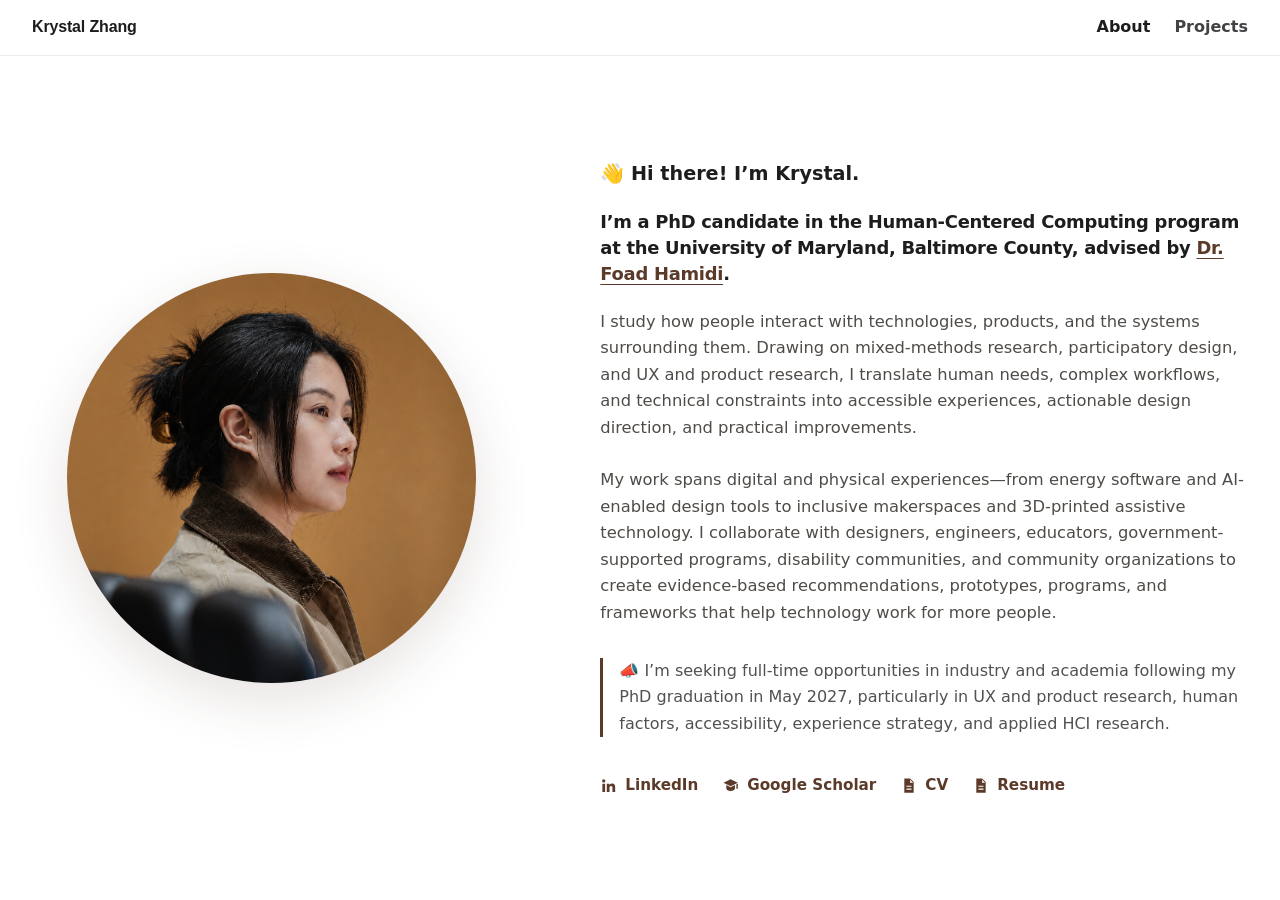
<file: index.html>
<!doctype html>
<html lang="en">
<head>
  <meta charset="utf-8">
  <meta name="viewport" content="width=device-width, initial-scale=1">
  <meta name="description" content="Krystal Zhang is an HCI and UX researcher working across accessibility and inclusive design.">
  <title>krystal zhang</title>
  <link rel="icon" href="assets/favicon.svg" type="image/svg+xml">
  <link rel="stylesheet" href="assets/styles.css">
  <script defer src="assets/script.js"></script>
</head>
<body>
  <a class="skip-link" href="#about">Skip to content</a>
  <header class="site-header">
    <a class="wordmark" href="index.html" aria-label="Krystal Zhang — About">Krystal Zhang</a>
    <nav aria-label="Primary navigation">
      <a href="index.html" aria-current="page">About</a>
      <a href="research.html">Projects</a>
    </nav>
  </header>
  <main>
    <section class="hero" id="about">
      <figure class="portrait-frame">
        <img class="portrait" src="assets/images/headshot-homepage.jpg" alt="Portrait of Krystal Zhang against a warm brown wall">
      </figure>
      <div class="hero-copy">
        <div class="intro-block">
          <p class="hello">👋 Hi there! I’m Krystal.</p>
          <p class="intro">I’m a PhD candidate in the Human-Centered Computing program at the University of Maryland, Baltimore County, advised by <a href="https://www.foadhamidi.info/" target="_blank" rel="noopener noreferrer">Dr. Foad Hamidi</a>.</p>
          <p class="intro research-intro">I study how people interact with technologies, products, and the systems surrounding them. Drawing on mixed-methods research, participatory design, and UX and product research, I translate human needs, complex workflows, and technical constraints into accessible experiences, actionable design direction, and practical improvements.<br><br>My work spans digital and physical experiences—from energy software and AI-enabled design tools to inclusive makerspaces and 3D-printed assistive technology. I collaborate with designers, engineers, educators, government-supported programs, disability communities, and community organizations to create evidence-based recommendations, prototypes, programs, and frameworks that help technology work for more people.</p>
        </div>
        <div class="career-block">
          <p class="availability"><span aria-hidden="true">📣</span> I’m seeking full-time opportunities in industry and academia following my PhD graduation in May 2027, particularly in UX and product research, human factors, accessibility, experience strategy, and applied HCI research.</p>
          <div class="profile-links" aria-label="Professional profiles">
            <a href="https://www.linkedin.com/in/krystal-z/" target="_blank" rel="noopener noreferrer"><svg aria-hidden="true" viewBox="0 0 24 24"><path d="M5.2 7.8A2.3 2.3 0 1 0 5.2 3.2a2.3 2.3 0 0 0 0 4.6ZM3.3 9.5h3.8V21H3.3V9.5Zm6.1 0H13v1.6h.1c.5-.9 1.7-2 3.5-2 3.8 0 4.5 2.5 4.5 5.7V21h-3.8v-5.5c0-1.3 0-3-1.9-3s-2.2 1.4-2.2 2.9V21H9.4V9.5Z"/></svg><span>LinkedIn</span></a>
            <a href="https://scholar.google.com/citations?user=fKYQPuYAAAAJ&amp;hl=en&amp;authuser=1&amp;oi=ao" target="_blank" rel="noopener noreferrer"><svg aria-hidden="true" viewBox="0 0 24 24"><path d="m12 3 10 5-10 5L2 8l10-5Zm-6 8.2 6 3 6-3V16c0 1.8-2.7 3.5-6 3.5S6 17.8 6 16v-4.8Zm14-1 2-1v7.3h-2v-6.3Z"/></svg><span>Google Scholar</span></a>
            <a href="https://docs.google.com/document/d/1ETEiyIuMveuEgtH3HC91-z8uO13JX_DppgPaXV-I8yY/edit?usp=sharing" target="_blank" rel="noopener noreferrer"><svg aria-hidden="true" viewBox="0 0 24 24"><path d="M6 2h8l5 5v15H6V2Zm8 1.8V8h4.2L14 3.8ZM9 12v1.7h7V12H9Zm0 4v1.7h7V16H9Z"/></svg><span>CV</span></a>
            <a href="https://docs.google.com/document/d/1NoxWkdzyKTGkIuwQRfrWhNHOzDhazXq9FgR98xOHy4E/edit?usp=sharing" target="_blank" rel="noopener noreferrer"><svg aria-hidden="true" viewBox="0 0 24 24"><path d="M6 2h8l5 5v15H6V2Zm8 1.8V8h4.2L14 3.8ZM9 12v1.7h7V12H9Zm0 4v1.7h7V16H9Z"/></svg><span>Resume</span></a>
          </div>
        </div>
      </div>
    </section>
  </main>
</body>
</html>
</file>
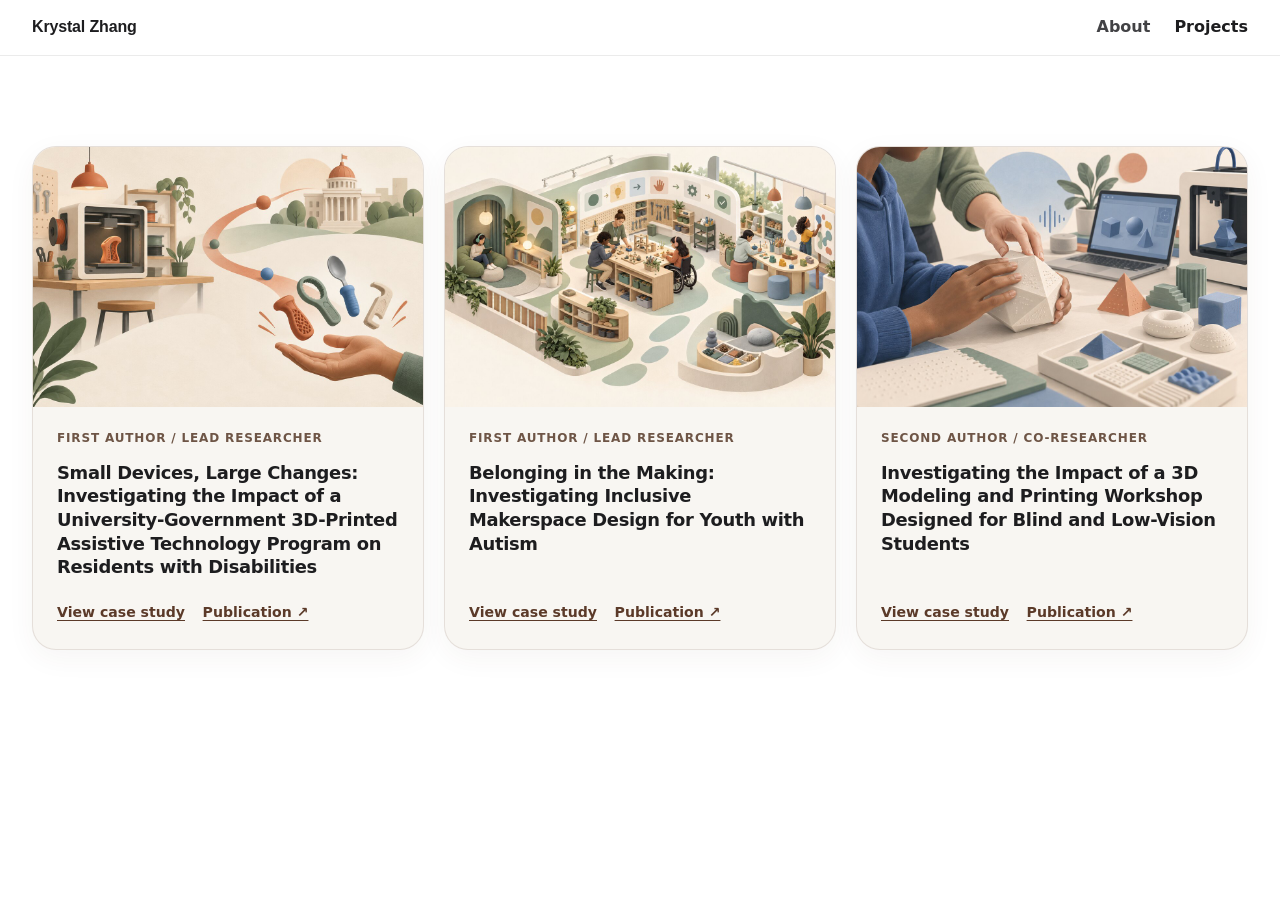
<file: research.html>
<!doctype html>
<html lang="en">
<head>
  <meta charset="utf-8">
  <meta name="viewport" content="width=device-width, initial-scale=1">
  <meta name="description" content="Selected research and design projects by Krystal Zhang.">
  <title>Projects — Krystal Zhang</title>
  <link rel="icon" href="assets/favicon.svg" type="image/svg+xml">
  <link rel="stylesheet" href="assets/styles.css">
  <script defer src="assets/script.js"></script>
</head>
<body class="research-page">
  <a class="skip-link" href="#research">Skip to content</a>
  <header class="site-header">
    <a class="wordmark" href="index.html" aria-label="Krystal Zhang — About">Krystal Zhang</a>
    <nav aria-label="Primary navigation">
      <a href="index.html">About</a>
      <a href="research.html" aria-current="page">Projects</a>
    </nav>
  </header>
  <main id="research" class="research-section">
    <div class="research-inner">
      <div class="research-grid">
        <article class="research-card"><a class="card-image-link" href="projects/project-1.html"><img src="assets/images/project-1-cover.jpg" alt="Illustration of a 3D-printing program connecting a university, government, and assistive-device recipients"></a><div class="research-card-body"><p class="project-role">First author / Lead researcher</p><h2><a href="projects/project-1.html">Small Devices, Large Changes: Investigating the Impact of a University-Government 3D-Printed Assistive Technology Program on Residents with Disabilities</a></h2><div class="project-actions"><a href="projects/project-1.html">View case study</a><a href="https://doi.org/10.1145/3663547.3746323" target="_blank" rel="noopener noreferrer">Publication ↗</a></div></div></article>
        <article class="research-card"><a class="card-image-link" href="projects/project-2.html"><img src="assets/images/project-2-cover.jpg" alt="Illustration of an organized, sensory-aware inclusive makerspace"></a><div class="research-card-body"><p class="project-role">First author / Lead researcher</p><h2><a href="projects/project-2.html">Belonging in the Making: Investigating Inclusive Makerspace Design for Youth with Autism</a></h2><div class="project-actions"><a href="projects/project-2.html">View case study</a><a href="https://doi.org/10.1145/3772318.3790732" target="_blank" rel="noopener noreferrer">Publication ↗</a></div></div></article>
        <article class="research-card"><a class="card-image-link" href="projects/project-3.html"><img src="assets/images/project-3-cover.jpg" alt="Illustration of tactile 3D modeling and printing activities for blind and low-vision students"></a><div class="research-card-body"><p class="project-role">Second author / Co-researcher</p><h2><a href="projects/project-3.html">Investigating the Impact of a 3D Modeling and Printing Workshop Designed for Blind and Low-Vision Students</a></h2><div class="project-actions"><a href="projects/project-3.html">View case study</a><a href="https://peer.asee.org/60241" target="_blank" rel="noopener noreferrer">Publication ↗</a></div></div></article>
      </div>
    </div>
  </main>
</body>
</html>
</file>
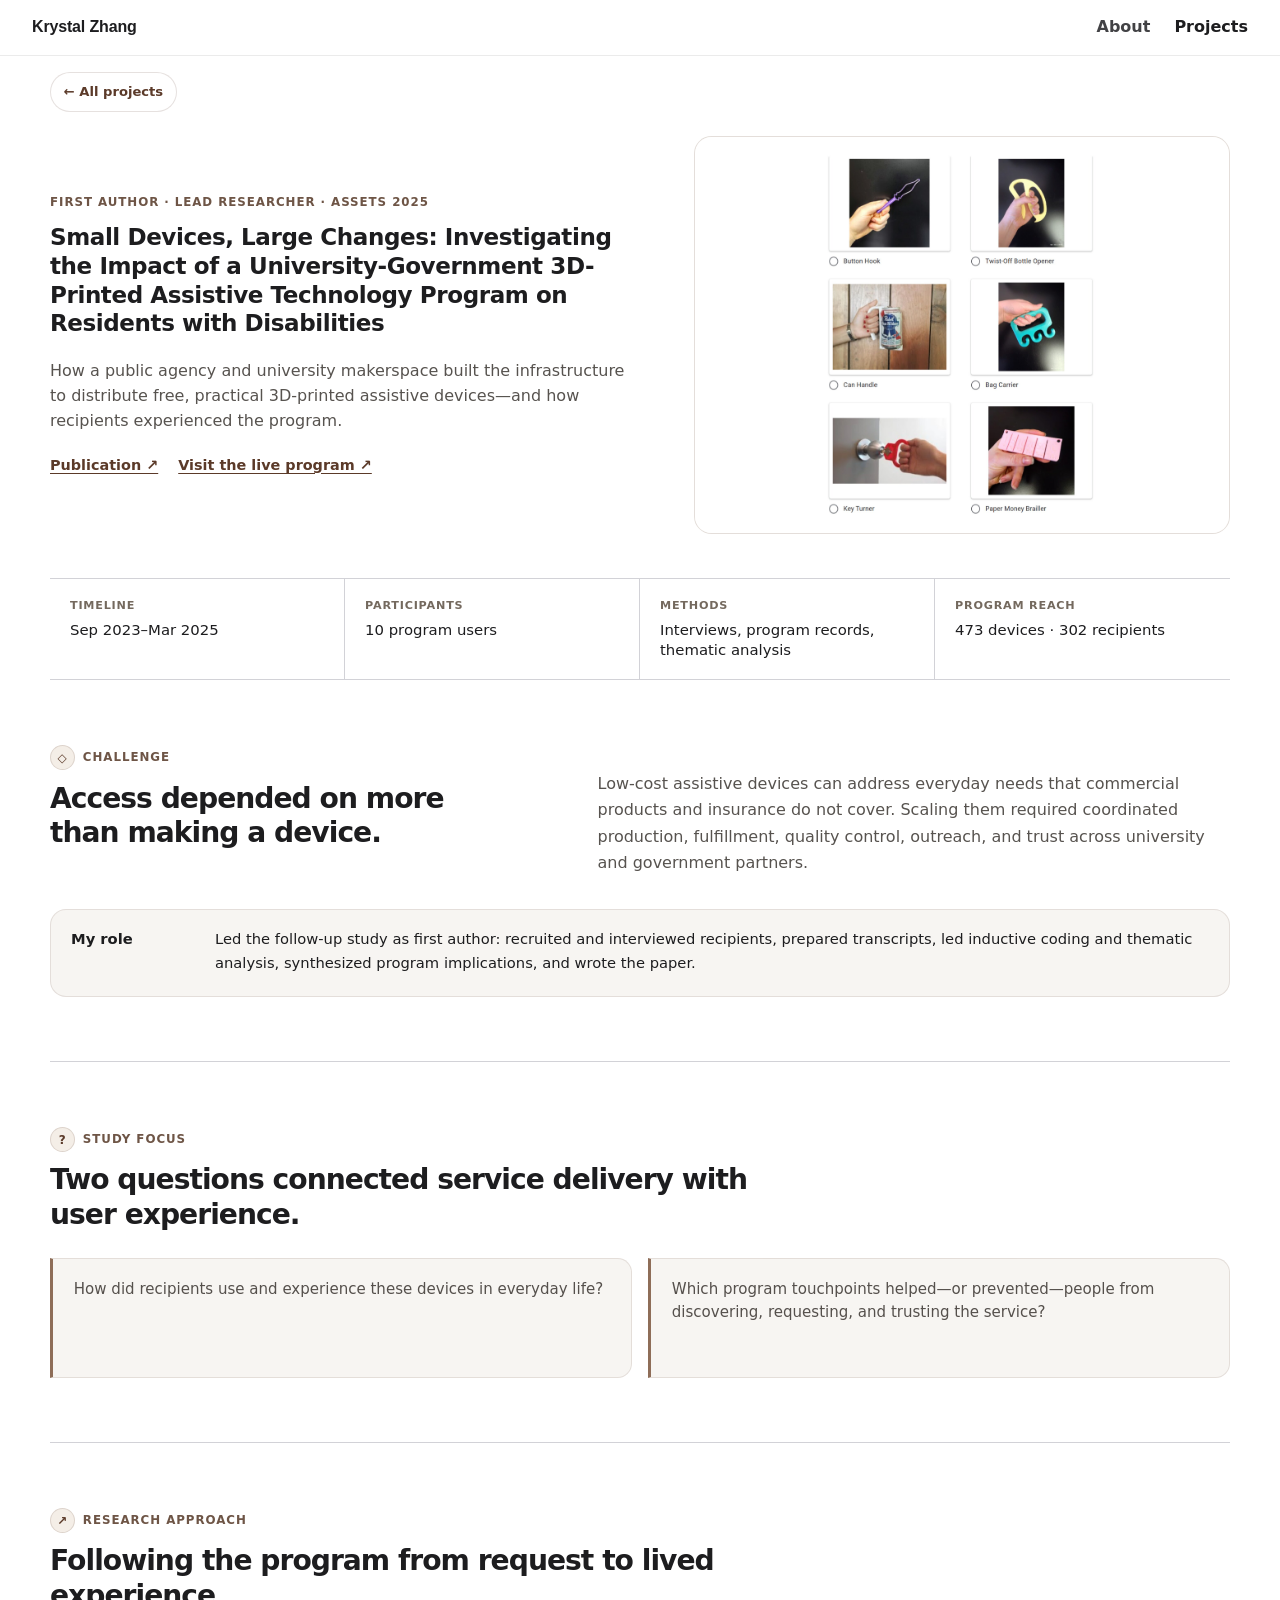
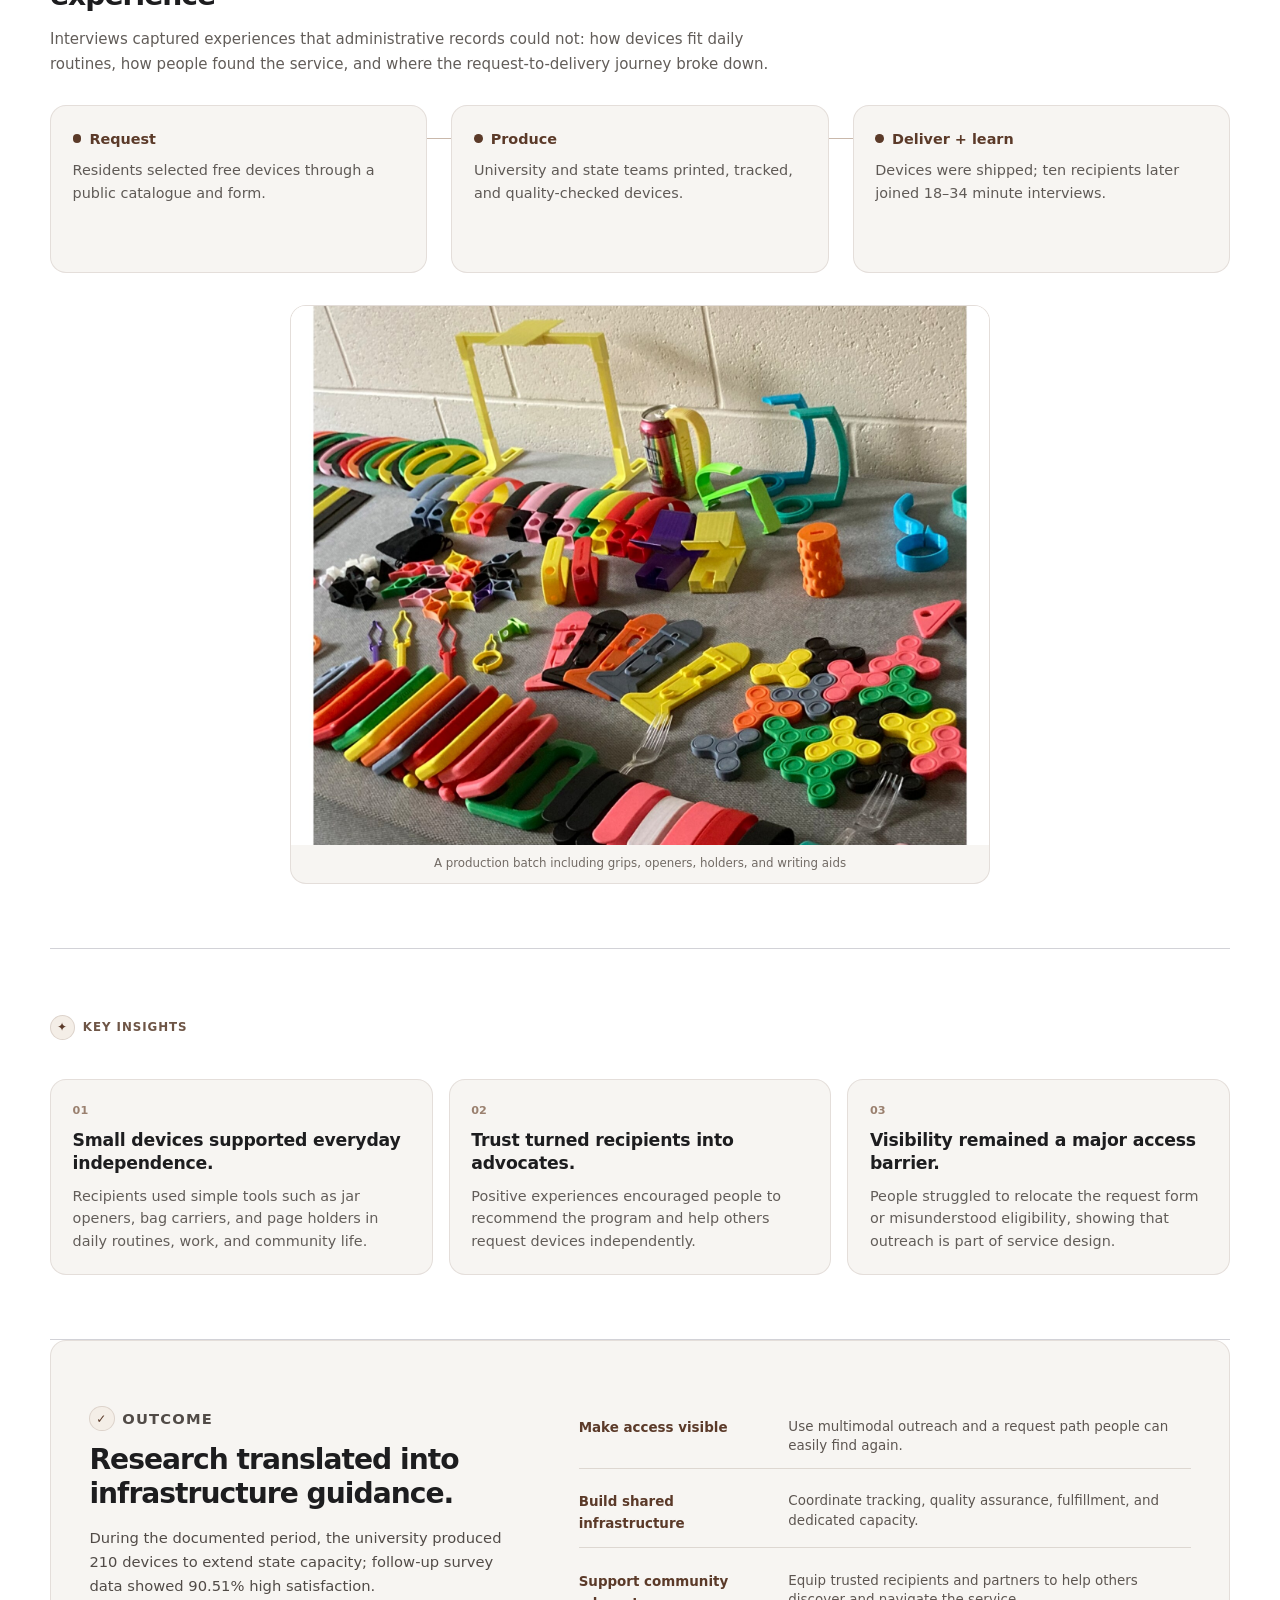
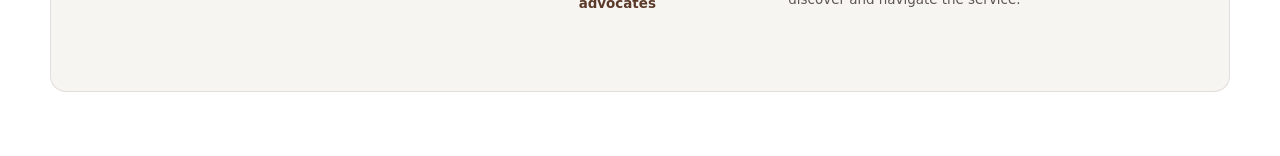
<file: projects/project-1.html>
<!doctype html><html lang="en"><head><meta charset="utf-8"><meta name="viewport" content="width=device-width, initial-scale=1"><meta name="description" content="Case study of a university-government 3D-printed assistive technology program."><title>Small Devices, Large Changes — Krystal Zhang</title><link rel="icon" href="../assets/favicon.svg" type="image/svg+xml"><link rel="stylesheet" href="../assets/styles.css"></head>
<body class="project-page"><a class="skip-link" href="#main">Skip to content</a><header class="site-header"><a class="wordmark" href="../index.html">Krystal Zhang</a><nav aria-label="Primary navigation"><a href="../index.html">About</a><a href="../research.html" aria-current="page">Projects</a></nav></header><a class="sticky-back" href="../research.html">← All projects</a>
<main id="main" class="case-study"><header class="case-hero"><div class="case-heading"><p class="case-role">First author · Lead researcher · ASSETS 2025</p><h1>Small Devices, Large Changes: Investigating the Impact of a University-Government 3D-Printed Assistive Technology Program on Residents with Disabilities</h1><p class="case-deck">How a public agency and university makerspace built the infrastructure to distribute free, practical 3D-printed assistive devices—and how recipients experienced the program.</p><div class="case-links"><a class="publication-link" href="https://doi.org/10.1145/3663547.3746323" target="_blank" rel="noopener noreferrer">Publication ↗</a><a class="publication-link" href="https://mdod.maryland.gov/mdtap/Pages/3D-Printing.aspx" target="_blank" rel="noopener noreferrer">Visit the live program ↗</a></div></div><figure class="documentary-hero portrait-evidence"><img src="../assets/images/evidence/p1-devices-original.jpg" alt="Catalogue showing several 3D-printed assistive devices available through the program"></figure></header>
<dl class="case-facts"><div><dt>Timeline</dt><dd>Sep 2023–Mar 2025</dd></div><div><dt>Participants</dt><dd>10 program users</dd></div><div><dt>Methods</dt><dd>Interviews, program records, thematic analysis</dd></div><div><dt>Program reach</dt><dd>473 devices · 302 recipients</dd></div></dl>
<section class="case-section case-overview"><div><p class="case-label label-challenge">Challenge</p><h2>Access depended on more than making a device.</h2></div><p>Low-cost assistive devices can address everyday needs that commercial products and insurance do not cover. Scaling them required coordinated production, fulfillment, quality control, outreach, and trust across university and government partners.</p><div class="role-note"><strong>My role</strong><span>Led the follow-up study as first author: recruited and interviewed recipients, prepared transcripts, led inductive coding and thematic analysis, synthesized program implications, and wrote the paper.</span></div></section>
<section class="case-section study-focus"><p class="case-label label-focus">Study focus</p><h2>Two questions connected service delivery with user experience.</h2><div class="question-grid"><p>How did recipients use and experience these devices in everyday life?</p><p>Which program touchpoints helped—or prevented—people from discovering, requesting, and trusting the service?</p></div></section>
<section class="case-section"><p class="case-label label-approach">Research approach</p><h2>Following the program from request to lived experience</h2><p class="section-intro">Interviews captured experiences that administrative records could not: how devices fit daily routines, how people found the service, and where the request-to-delivery journey broke down.</p><div class="method-flow sequence-flow"><div><strong>Request</strong><span>Residents selected free devices through a public catalogue and form.</span></div><div><strong>Produce</strong><span>University and state teams printed, tracked, and quality-checked devices.</span></div><div><strong>Deliver + learn</strong><span>Devices were shipped; ten recipients later joined 18–34 minute interviews.</span></div></div><figure class="evidence-wide"><img src="../assets/images/evidence/p1-inventory-original.jpg" alt="Inventory of colorful 3D-printed assistive devices prepared for distribution"><figcaption>A production batch including grips, openers, holders, and writing aids</figcaption></figure></section>
<section class="case-section"><p class="case-label label-insights">Key insights</p><div class="insight-grid"><article><span>01</span><h3>Small devices supported everyday independence.</h3><p>Recipients used simple tools such as jar openers, bag carriers, and page holders in daily routines, work, and community life.</p></article><article><span>02</span><h3>Trust turned recipients into advocates.</h3><p>Positive experiences encouraged people to recommend the program and help others request devices independently.</p></article><article><span>03</span><h3>Visibility remained a major access barrier.</h3><p>People struggled to relocate the request form or misunderstood eligibility, showing that outreach is part of service design.</p></article></div></section>
<section class="case-section impact-panel"><div><p class="case-label label-outcome">Outcome</p><h2>Research translated into infrastructure guidance.</h2><p>During the documented period, the university produced 210 devices to extend state capacity; follow-up survey data showed 90.51% high satisfaction.</p></div><div class="guidance-list" aria-label="Program design recommendations"><div><strong>Make access visible</strong><span>Use multimodal outreach and a request path people can easily find again.</span></div><div><strong>Build shared infrastructure</strong><span>Coordinate tracking, quality assurance, fulfillment, and dedicated capacity.</span></div><div><strong>Support community advocates</strong><span>Equip trusted recipients and partners to help others discover and navigate the service.</span></div></div></section></main></body></html>
</file>
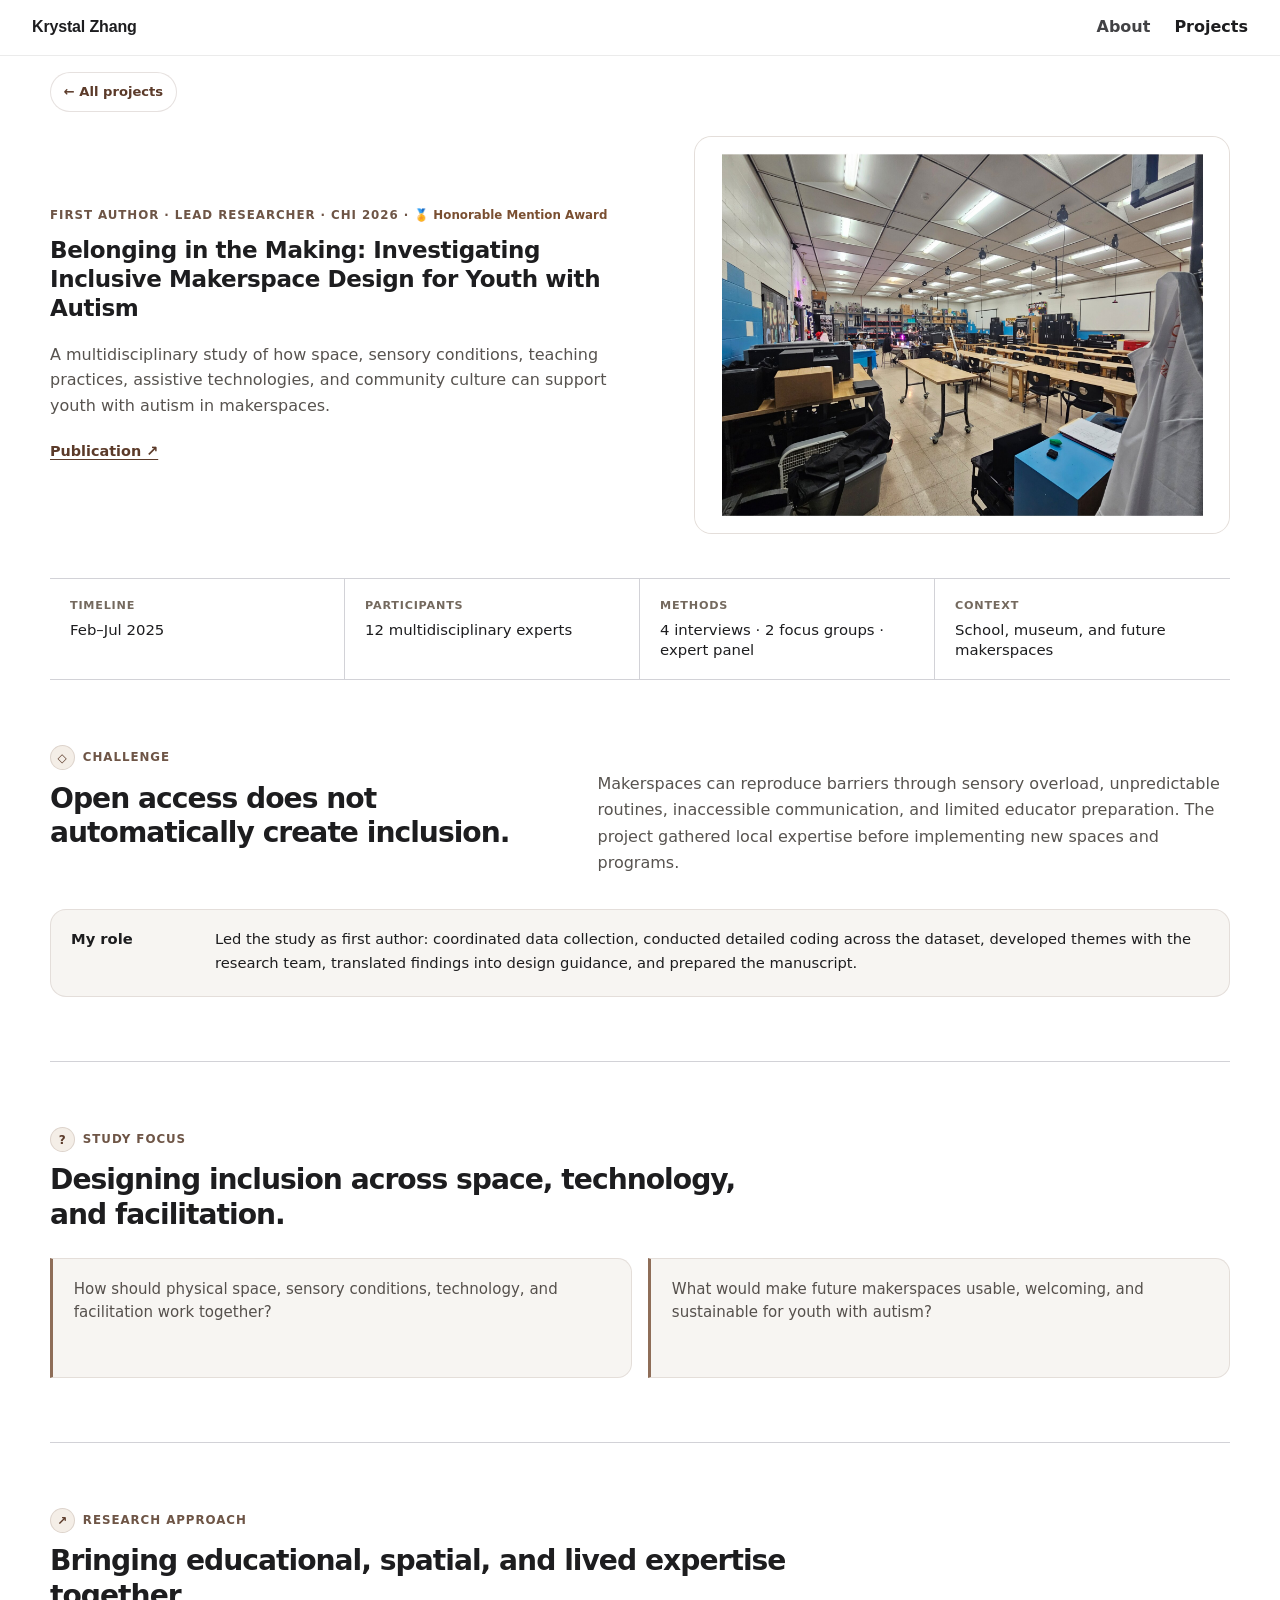
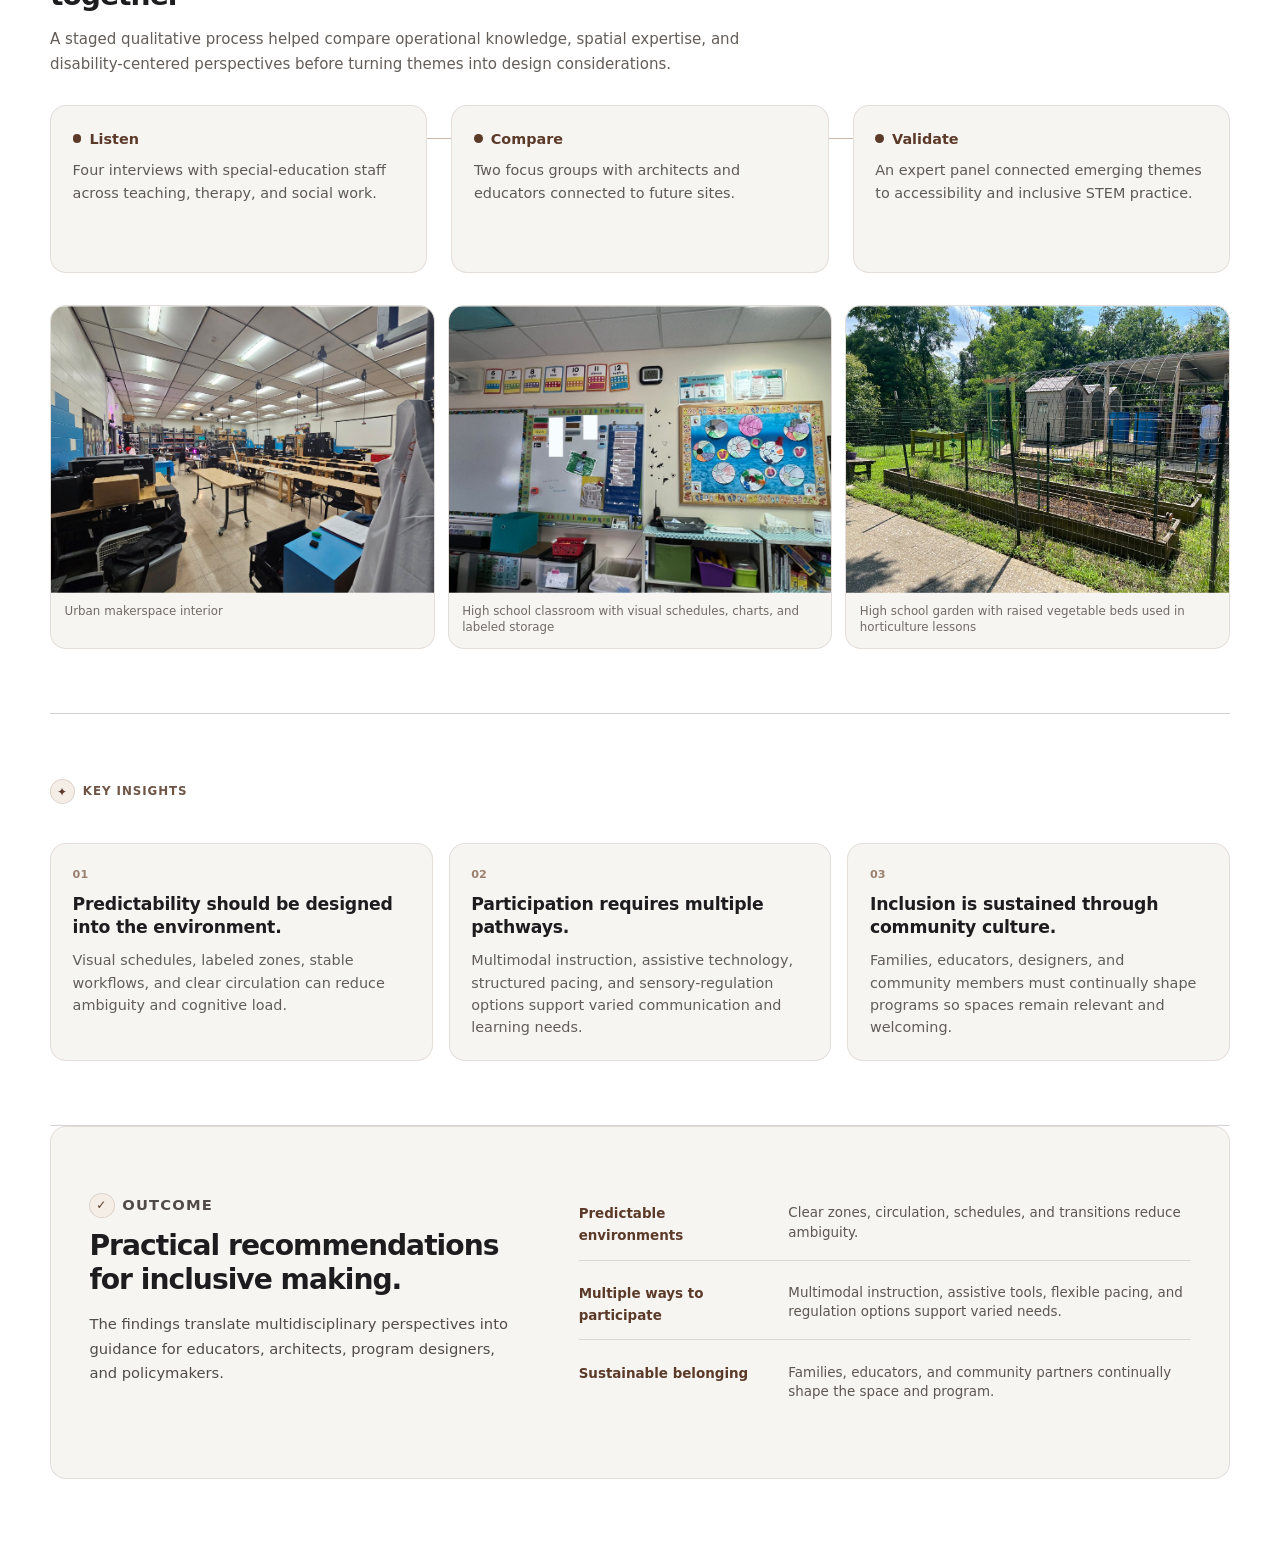
<file: projects/project-2.html>
<!doctype html><html lang="en"><head><meta charset="utf-8"><meta name="viewport" content="width=device-width, initial-scale=1"><meta name="description" content="Case study on inclusive makerspace design for youth with autism."><title>Belonging in the Making — Krystal Zhang</title><link rel="icon" href="../assets/favicon.svg" type="image/svg+xml"><link rel="stylesheet" href="../assets/styles.css"></head>
<body class="project-page"><a class="skip-link" href="#main">Skip to content</a><header class="site-header"><a class="wordmark" href="../index.html">Krystal Zhang</a><nav aria-label="Primary navigation"><a href="../index.html">About</a><a href="../research.html" aria-current="page">Projects</a></nav></header><a class="sticky-back" href="../research.html">← All projects</a>
<main id="main" class="case-study"><header class="case-hero"><div class="case-heading"><p class="case-role">First author · Lead researcher · CHI 2026 · <span class="award">🏅 Honorable Mention Award</span></p><h1>Belonging in the Making: Investigating Inclusive Makerspace Design for Youth with Autism</h1><p class="case-deck">A multidisciplinary study of how space, sensory conditions, teaching practices, assistive technologies, and community culture can support youth with autism in makerspaces.</p><a class="publication-link" href="https://doi.org/10.1145/3772318.3790732" target="_blank" rel="noopener noreferrer">Publication ↗</a></div><figure class="documentary-hero"><img src="../assets/images/evidence/p2-makerspace-original.jpg" alt="Existing school makerspace with worktables, equipment, and wide circulation"></figure></header>
<dl class="case-facts"><div><dt>Timeline</dt><dd>Feb–Jul 2025</dd></div><div><dt>Participants</dt><dd>12 multidisciplinary experts</dd></div><div><dt>Methods</dt><dd>4 interviews · 2 focus groups · expert panel</dd></div><div><dt>Context</dt><dd>School, museum, and future makerspaces</dd></div></dl>
<section class="case-section case-overview"><div><p class="case-label label-challenge">Challenge</p><h2>Open access does not automatically create inclusion.</h2></div><p>Makerspaces can reproduce barriers through sensory overload, unpredictable routines, inaccessible communication, and limited educator preparation. The project gathered local expertise before implementing new spaces and programs.</p><div class="role-note"><strong>My role</strong><span>Led the study as first author: coordinated data collection, conducted detailed coding across the dataset, developed themes with the research team, translated findings into design guidance, and prepared the manuscript.</span></div></section>
<section class="case-section study-focus"><p class="case-label label-focus">Study focus</p><h2>Designing inclusion across space, technology, and facilitation.</h2><div class="question-grid"><p>How should physical space, sensory conditions, technology, and facilitation work together?</p><p>What would make future makerspaces usable, welcoming, and sustainable for youth with autism?</p></div></section>
<section class="case-section"><p class="case-label label-approach">Research approach</p><h2>Bringing educational, spatial, and lived expertise together</h2><p class="section-intro">A staged qualitative process helped compare operational knowledge, spatial expertise, and disability-centered perspectives before turning themes into design considerations.</p><div class="method-flow sequence-flow"><div><strong>Listen</strong><span>Four interviews with special-education staff across teaching, therapy, and social work.</span></div><div><strong>Compare</strong><span>Two focus groups with architects and educators connected to future sites.</span></div><div><strong>Validate</strong><span>An expert panel connected emerging themes to accessibility and inclusive STEM practice.</span></div></div><div class="evidence-triptych"><figure><img src="../assets/images/evidence/p2-makerspace-original.jpg" alt="School makerspace interior"><figcaption>Urban makerspace interior</figcaption></figure><figure><img src="../assets/images/evidence/p2-classroom-original.jpg" alt="Special education classroom with visual schedules and labeled materials"><figcaption>High school classroom with visual schedules, charts, and labeled storage</figcaption></figure><figure><img src="../assets/images/evidence/garden-raised-beds.jpg" alt="Raised vegetable beds in the outdoor garden at a special education high school"><figcaption>High school garden with raised vegetable beds used in horticulture lessons</figcaption></figure></div></section>
<section class="case-section"><p class="case-label label-insights">Key insights</p><div class="insight-grid"><article><span>01</span><h3>Predictability should be designed into the environment.</h3><p>Visual schedules, labeled zones, stable workflows, and clear circulation can reduce ambiguity and cognitive load.</p></article><article><span>02</span><h3>Participation requires multiple pathways.</h3><p>Multimodal instruction, assistive technology, structured pacing, and sensory-regulation options support varied communication and learning needs.</p></article><article><span>03</span><h3>Inclusion is sustained through community culture.</h3><p>Families, educators, designers, and community members must continually shape programs so spaces remain relevant and welcoming.</p></article></div></section>
<section class="case-section impact-panel"><div><p class="case-label label-outcome">Outcome</p><h2>Practical recommendations for inclusive making.</h2><p>The findings translate multidisciplinary perspectives into guidance for educators, architects, program designers, and policymakers.</p></div><div class="guidance-list" aria-label="Inclusive makerspace recommendations"><div><strong>Predictable environments</strong><span>Clear zones, circulation, schedules, and transitions reduce ambiguity.</span></div><div><strong>Multiple ways to participate</strong><span>Multimodal instruction, assistive tools, flexible pacing, and regulation options support varied needs.</span></div><div><strong>Sustainable belonging</strong><span>Families, educators, and community partners continually shape the space and program.</span></div></div></section></main></body></html>
</file>
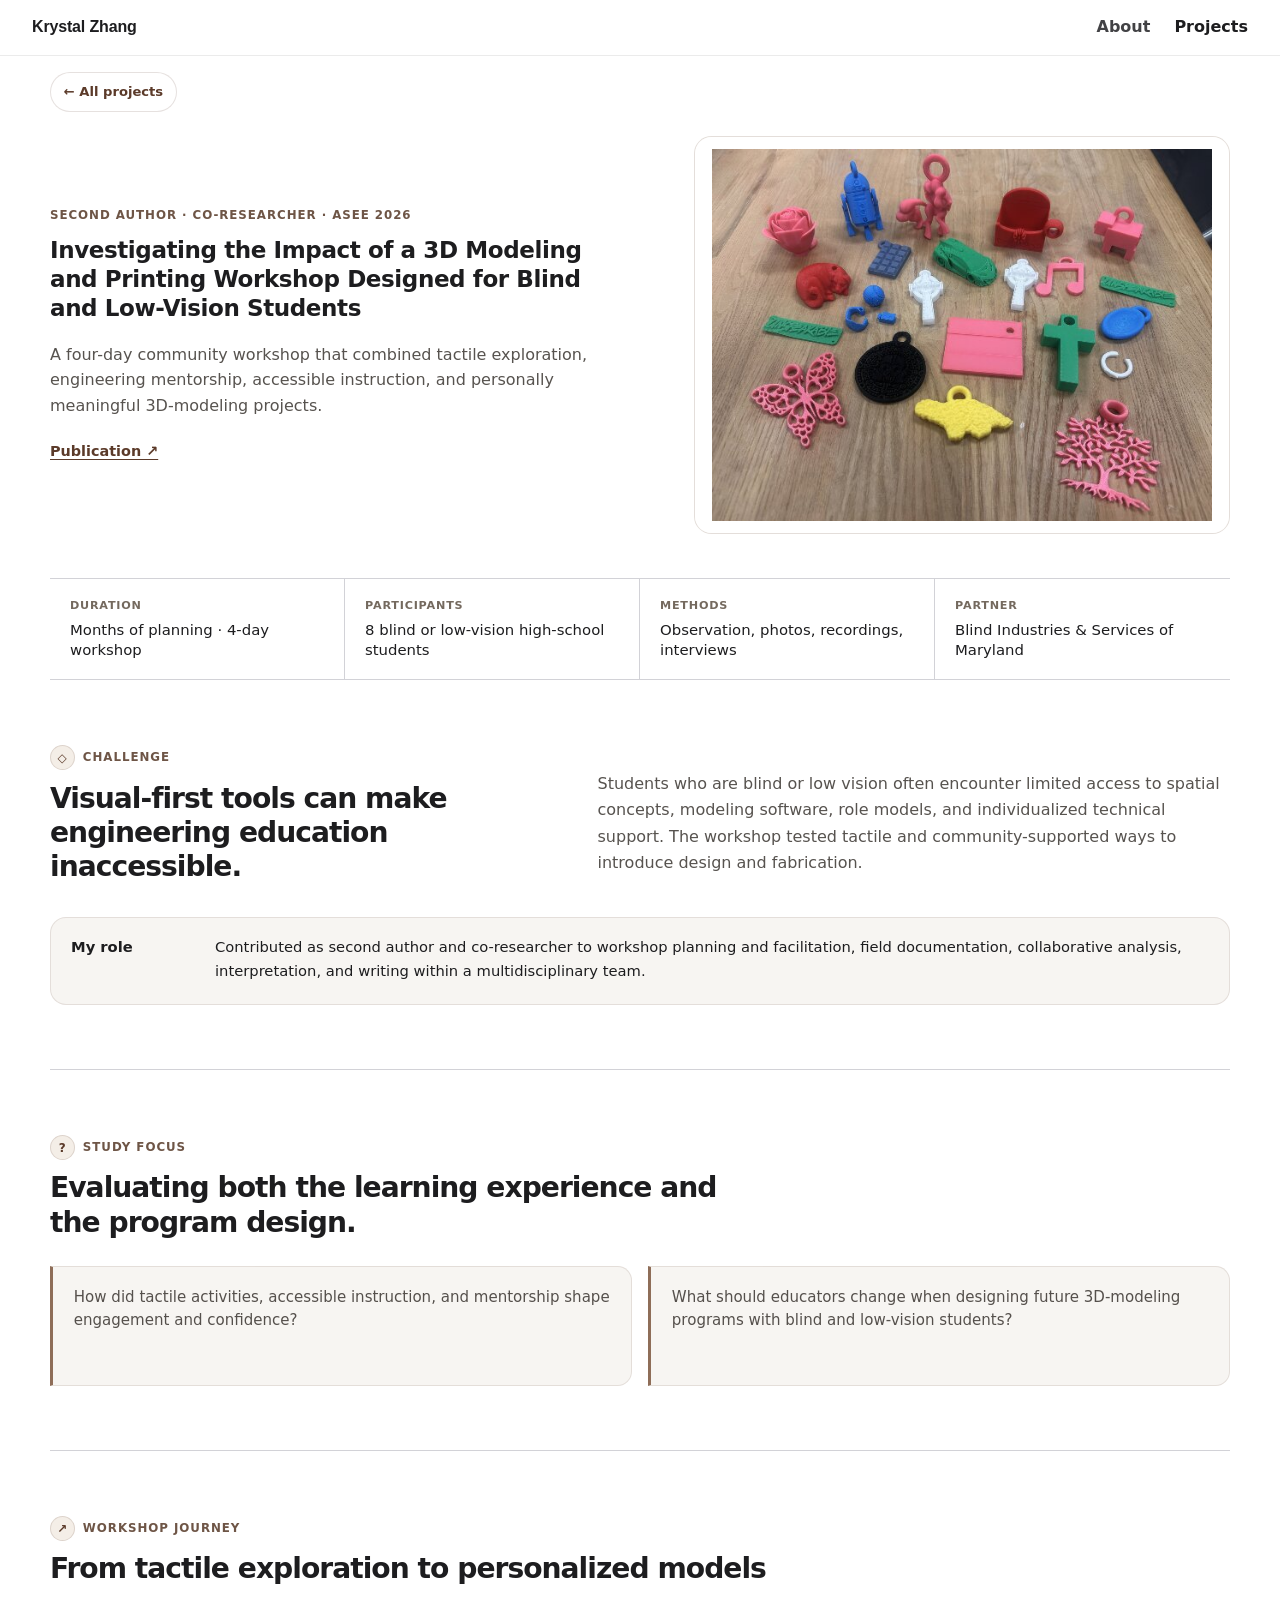
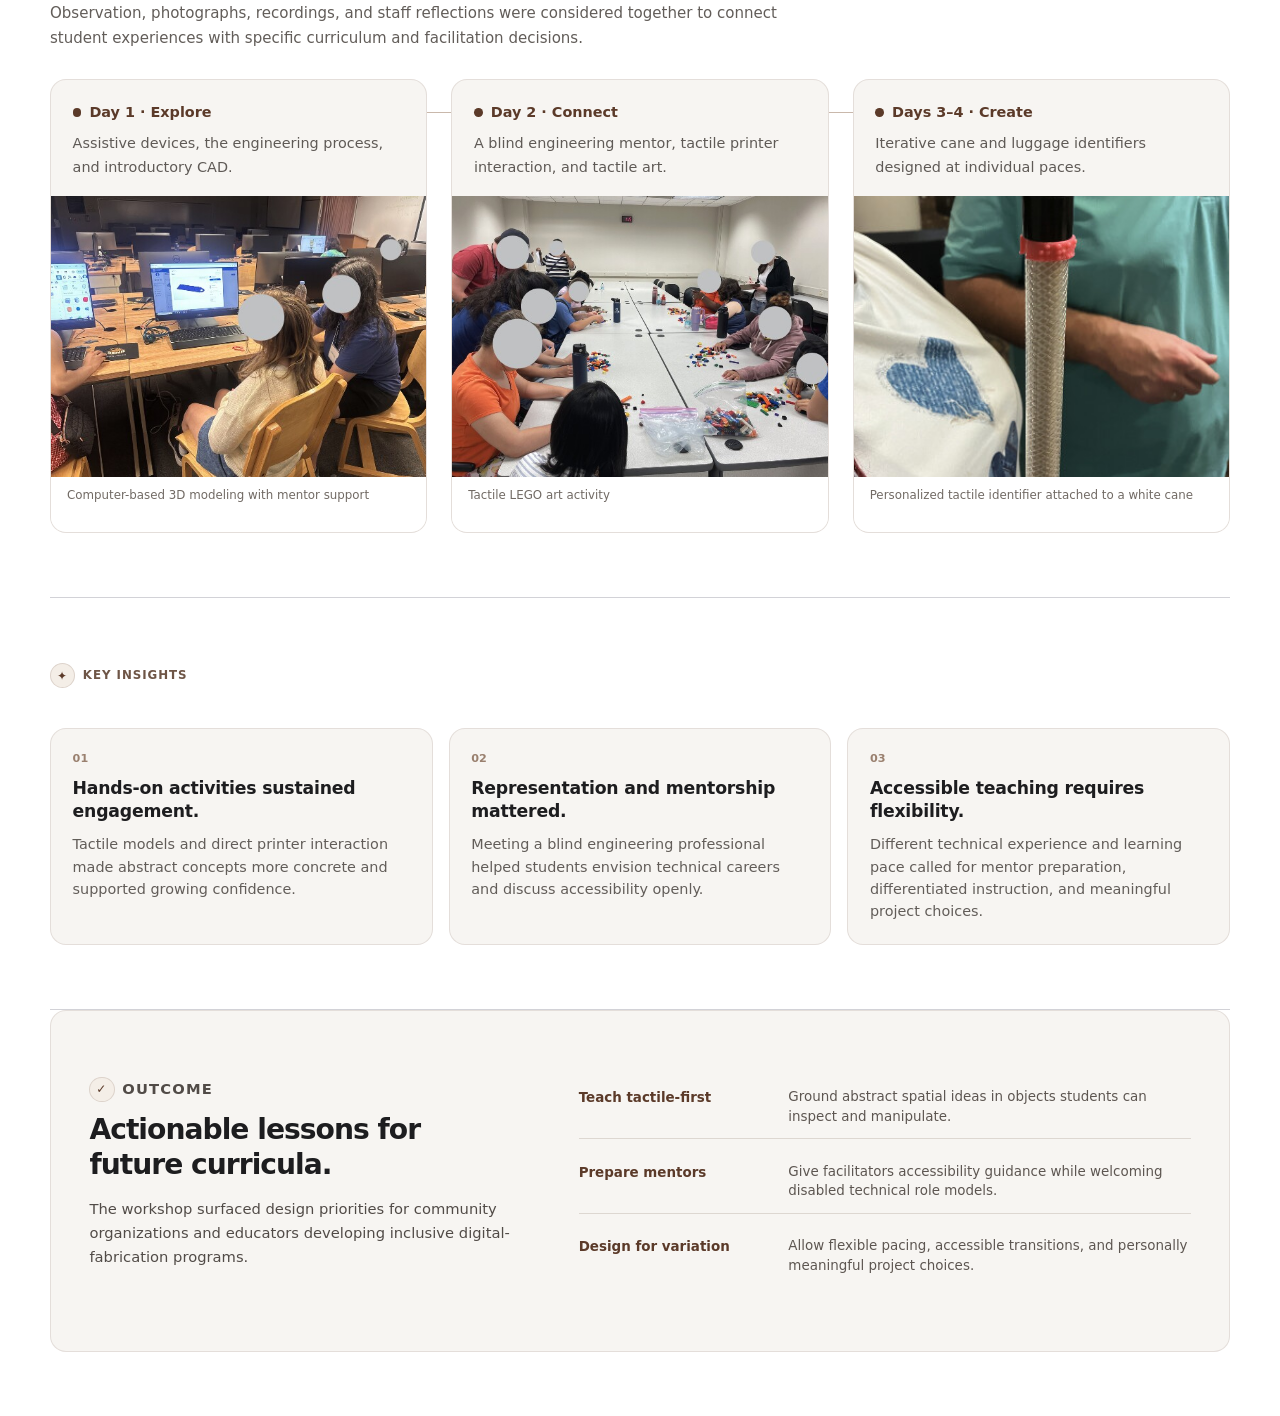
<file: projects/project-3.html>
<!doctype html><html lang="en"><head><meta charset="utf-8"><meta name="viewport" content="width=device-width, initial-scale=1"><meta name="description" content="Case study of an accessible 3D modeling and printing workshop for blind and low-vision students."><title>Accessible 3D Modeling Workshop — Krystal Zhang</title><link rel="icon" href="../assets/favicon.svg" type="image/svg+xml"><link rel="stylesheet" href="../assets/styles.css"></head>
<body class="project-page"><a class="skip-link" href="#main">Skip to content</a><header class="site-header"><a class="wordmark" href="../index.html">Krystal Zhang</a><nav aria-label="Primary navigation"><a href="../index.html">About</a><a href="../research.html" aria-current="page">Projects</a></nav></header><a class="sticky-back" href="../research.html">← All projects</a>
<main id="main" class="case-study"><header class="case-hero"><div class="case-heading"><p class="case-role">Second author · Co-researcher · ASEE 2026</p><h1>Investigating the Impact of a 3D Modeling and Printing Workshop Designed for Blind and Low-Vision Students</h1><p class="case-deck">A four-day community workshop that combined tactile exploration, engineering mentorship, accessible instruction, and personally meaningful 3D-modeling projects.</p><a class="publication-link" href="https://peer.asee.org/60241" target="_blank" rel="noopener noreferrer">Publication ↗</a></div><figure class="documentary-hero"><img src="../assets/images/evidence/p3-workshop-objects.jpg" alt="Colorful 3D-printed tactile objects and identifiers arranged on a table"></figure></header>
<dl class="case-facts"><div><dt>Duration</dt><dd>Months of planning · 4-day workshop</dd></div><div><dt>Participants</dt><dd>8 blind or low-vision high-school students</dd></div><div><dt>Methods</dt><dd>Observation, photos, recordings, interviews</dd></div><div><dt>Partner</dt><dd>Blind Industries &amp; Services of Maryland</dd></div></dl>
<section class="case-section case-overview"><div><p class="case-label label-challenge">Challenge</p><h2>Visual-first tools can make engineering education inaccessible.</h2></div><p>Students who are blind or low vision often encounter limited access to spatial concepts, modeling software, role models, and individualized technical support. The workshop tested tactile and community-supported ways to introduce design and fabrication.</p><div class="role-note"><strong>My role</strong><span>Contributed as second author and co-researcher to workshop planning and facilitation, field documentation, collaborative analysis, interpretation, and writing within a multidisciplinary team.</span></div></section>
<section class="case-section study-focus"><p class="case-label label-focus">Study focus</p><h2>Evaluating both the learning experience and the program design.</h2><div class="question-grid"><p>How did tactile activities, accessible instruction, and mentorship shape engagement and confidence?</p><p>What should educators change when designing future 3D-modeling programs with blind and low-vision students?</p></div></section>
<section class="case-section"><p class="case-label label-approach">Workshop journey</p><h2>From tactile exploration to personalized models</h2><p class="section-intro">Observation, photographs, recordings, and staff reflections were considered together to connect student experiences with specific curriculum and facilitation decisions.</p><div class="method-flow sequence-flow day-flow"><div><strong>Day 1 · Explore</strong><span>Assistive devices, the engineering process, and introductory CAD.</span><figure><img src="../assets/images/evidence/p3-computer.jpg" alt="Students working with mentors on computer-based 3D modeling"><figcaption>Computer-based 3D modeling with mentor support</figcaption></figure></div><div><strong>Day 2 · Connect</strong><span>A blind engineering mentor, tactile printer interaction, and tactile art.</span><figure><img src="../assets/images/evidence/p3-tactile-activity.jpg" alt="Students and mentors participating in a tactile LEGO art activity"><figcaption>Tactile LEGO art activity</figcaption></figure></div><div><strong>Days 3–4 · Create</strong><span>Iterative cane and luggage identifiers designed at individual paces.</span><figure><img src="../assets/images/evidence/p3-cane-identifier.jpg" alt="Student holding a tactile identifier attached to a white cane"><figcaption>Personalized tactile identifier attached to a white cane</figcaption></figure></div></div></section>
<section class="case-section"><p class="case-label label-insights">Key insights</p><div class="insight-grid"><article><span>01</span><h3>Hands-on activities sustained engagement.</h3><p>Tactile models and direct printer interaction made abstract concepts more concrete and supported growing confidence.</p></article><article><span>02</span><h3>Representation and mentorship mattered.</h3><p>Meeting a blind engineering professional helped students envision technical careers and discuss accessibility openly.</p></article><article><span>03</span><h3>Accessible teaching requires flexibility.</h3><p>Different technical experience and learning pace called for mentor preparation, differentiated instruction, and meaningful project choices.</p></article></div></section>
<section class="case-section impact-panel"><div><p class="case-label label-outcome">Outcome</p><h2>Actionable lessons for future curricula.</h2><p>The workshop surfaced design priorities for community organizations and educators developing inclusive digital-fabrication programs.</p></div><div class="guidance-list" aria-label="Accessible curriculum recommendations"><div><strong>Teach tactile-first</strong><span>Ground abstract spatial ideas in objects students can inspect and manipulate.</span></div><div><strong>Prepare mentors</strong><span>Give facilitators accessibility guidance while welcoming disabled technical role models.</span></div><div><strong>Design for variation</strong><span>Allow flexible pacing, accessible transitions, and personally meaningful project choices.</span></div></div></section></main></body></html>
</file>
<file: assets/styles.css>
:root {
  --paper: #ffffff;
  --surface: #f5f5f7;
  --ink: #1d1d1f;
  --muted: #6e6e73;
  --line: #d2d2d7;
  --terracotta: #5b3a29;
  --sage: #e8f0e4;
  --blue: #5b3a29;
  --radius: 1.75rem;
  --shadow: 0 12px 36px rgba(0, 0, 0, .07);
  --sans: Inter, ui-sans-serif, system-ui, -apple-system, BlinkMacSystemFont, "Segoe UI", sans-serif;
}

* { box-sizing: border-box; }
html { scroll-behavior: smooth; }
body {
  margin: 0;
  color: var(--ink);
  background: var(--paper);
  font-family: var(--sans);
  font-size: 1rem;
  line-height: 1.65;
}
main {
  width: 100%;
  min-height: calc(100svh - 3.5rem);
  margin-inline: auto;
  background: var(--paper);
}
a { color: inherit; text-underline-offset: .22em; }
a:hover { color: var(--terracotta); }
a:focus-visible, button:focus-visible { outline: 3px solid var(--blue); outline-offset: 4px; }
img { display: block; max-width: 100%; }
.wrapper { width: min(1080px, calc(100% - 3rem)); margin-inline: auto; }
.skip-link { position: fixed; left: 1rem; top: -5rem; z-index: 20; padding: .75rem 1rem; background: var(--ink); color: white; }
.skip-link:focus { top: 1rem; }

.site-header {
  width: min(1160px, calc(100% - 3rem));
  margin: 0 auto;
  min-height: 4.5rem;
  display: flex;
  justify-content: space-between;
  align-items: center;
  border-bottom: 1px solid rgba(0, 0, 0, .1);
}
.wordmark { font-size: 1.05rem; font-weight: 650; letter-spacing: -.015em; text-decoration: none; }
nav { display: flex; gap: 1.5rem; }
nav a { font-size: .88rem; font-weight: 500; text-decoration: none; }

.hero {
  min-height: 680px;
  display: grid;
  grid-template-columns: minmax(280px, .78fr) minmax(0, 1.22fr);
  gap: clamp(3rem, 5vw, 5.5rem);
  align-items: center;
  padding-block: clamp(5rem, 10vw, 9rem);
}
.portrait-frame {
  margin: 0;
  aspect-ratio: 4 / 5;
  overflow: hidden;
  border-radius: var(--radius);
  background: var(--surface);
  box-shadow: var(--shadow);
}
.portrait { width: 100%; height: 100%; object-fit: cover; object-position: 50% 51%; }
.eyebrow {
  margin: 0 0 .75rem;
  color: var(--terracotta);
  font-size: .78rem;
  font-weight: 750;
  letter-spacing: .1em;
  text-transform: uppercase;
}
h1, h2, h3 { font-family: var(--sans); line-height: 1.12; letter-spacing: -.035em; }
h1 { max-width: 790px; margin: 0; font-size: clamp(2.65rem, 5vw, 4.75rem); font-weight: 650; }
h2 { margin: 0; font-size: clamp(1.7rem, 3vw, 2.65rem); font-weight: 600; }
h3 { margin: 0; font-size: clamp(1.4rem, 2.4vw, 1.95rem); font-weight: 650; }
.lede { max-width: 720px; margin: 1.75rem 0 1rem; color: var(--muted); font-size: clamp(1.03rem, 1.4vw, 1.2rem); }
.profile-meta { color: var(--muted); }
.link-row, .card-links { display: flex; flex-wrap: wrap; gap: .65rem 1.25rem; }
.link-row { margin-top: 1.75rem; }
.link-row a, .card-links a { font-weight: 700; }
[data-placeholder-link] { cursor: not-allowed; text-decoration-style: dotted; }

.section { padding-block: clamp(4.5rem, 8vw, 8rem); border-top: 1px solid var(--line); }
.home-research { padding-block: clamp(5.5rem, 10vw, 9rem); border-top: 1px solid var(--line); }
.home-section-heading { display: flex; justify-content: space-between; align-items: end; gap: 2rem; margin-bottom: 1.75rem; }
.text-link { font-weight: 700; white-space: nowrap; }
.compact-project-grid { display: grid; grid-template-columns: repeat(3, 1fr); gap: 1rem; }
.compact-project {
  min-height: 230px;
  display: flex;
  flex-direction: column;
  justify-content: space-between;
  padding: 1.75rem;
  border-radius: var(--radius);
  color: var(--ink);
  text-decoration: none;
  transition: transform .2s ease, box-shadow .2s ease;
}
.compact-project:hover { color: var(--ink); transform: translateY(-3px); box-shadow: var(--shadow); }
.compact-project strong { max-width: 25ch; font-size: 1.2rem; line-height: 1.3; }
.project-number { font-size: .76rem; font-weight: 750; letter-spacing: .08em; text-transform: uppercase; }
.highlights-strip { display: grid; grid-template-columns: .7fr 1.3fr; gap: 3rem; padding-block: clamp(5.5rem, 10vw, 9rem); border-top: 1px solid var(--line); }
.compact-timeline { margin-top: 0; }
.page-intro { padding-block: clamp(4rem, 8vw, 7rem); }
.page-intro h1 { max-width: 900px; }
.section-heading { display: grid; grid-template-columns: 1fr 1fr; gap: 1rem 3rem; align-items: end; margin-bottom: 3rem; }
.section-heading .eyebrow { grid-column: 1 / -1; }
.section-heading > p:last-child { margin: 0; color: var(--muted); }
.section-heading.compact { display: block; }
.project-grid { display: grid; gap: 2rem; }
.project-card {
  display: grid;
  grid-template-columns: minmax(280px, .9fr) minmax(0, 1.1fr);
  overflow: hidden;
  border: 1px solid var(--line);
  border-radius: var(--radius);
  background: var(--surface);
  box-shadow: var(--shadow);
}
.project-image { min-height: 390px; display: grid; place-content: center; color: rgba(32,32,29,.7); font-weight: 700; }
.project-one { background: #edf2ea; }
.project-two { background: #f6ece7; }
.project-three { background: #eaf1f5; }
.project-content { align-self: center; padding: clamp(2rem, 5vw, 4.5rem); }
.card-title { font-size: clamp(1.55rem, 2.5vw, 2.1rem); }
.project-meta { margin: 0 0 .75rem; color: var(--terracotta); font-size: .82rem; font-weight: 750; text-transform: uppercase; letter-spacing: .08em; }
.project-content > p:not(.project-meta) { max-width: 560px; color: var(--muted); }
.tag-list, .pill-grid { display: flex; flex-wrap: wrap; gap: .55rem; }
.tag-list { margin: 1.5rem 0; }
.tag-list span, .pill-grid span { border: 1px solid var(--line); border-radius: 999px; padding: .4rem .8rem; background: var(--paper); font-size: .82rem; }
.split-section, .about-section, .teaching { display: grid; grid-template-columns: 1fr 1fr; gap: 3rem; }
.pill-grid { align-content: start; }
.timeline { list-style: none; padding: 0; margin: 2.5rem 0 0; }
.timeline li { display: grid; grid-template-columns: 6rem 1fr; gap: 1.5rem; padding: 1.1rem 0; border-top: 1px solid var(--line); }
.timeline time { color: var(--terracotta); font-weight: 750; }
.site-footer { padding-block: clamp(6rem, 11vw, 10rem); border-top: 1px solid var(--line); text-align: center; }
.site-footer h2 { font-size: clamp(2rem, 4vw, 3.25rem); }
.site-footer > p { max-width: 650px; margin-inline: auto; color: var(--muted); }
.button { display: inline-block; margin-top: 1rem; padding: .85rem 1.25rem; border-radius: 999px; background: var(--blue); color: white; font-weight: 650; text-decoration: none; }
.button:hover { background: var(--terracotta); color: white; }
.copyright { margin-top: 5rem; font-size: .85rem; }

.project-page .site-header { margin-bottom: 0; }
.project-hero { padding-block: clamp(4rem, 9vw, 8rem); }
.project-hero h1 { max-width: 950px; font-size: clamp(2.35rem, 4.7vw, 4.25rem); }
.project-summary { max-width: 760px; font-size: 1.25rem; color: var(--muted); }
.fact-grid { display: grid; grid-template-columns: repeat(4, 1fr); gap: 1px; margin-top: 3rem; background: var(--line); border: 1px solid var(--line); }
.fact-grid div { padding: 1.25rem; background: var(--surface); }
.fact-grid dt { color: var(--muted); font-size: .75rem; font-weight: 750; text-transform: uppercase; letter-spacing: .08em; }
.fact-grid dd { margin: .25rem 0 0; }
.case-layout { display: grid; grid-template-columns: minmax(170px, .42fr) minmax(0, 1fr); gap: 3rem 6rem; }
.case-layout h2 { font-size: clamp(1.8rem, 3vw, 2.8rem); }
.placeholder-panel { min-height: 280px; margin: 2.25rem 0; border-radius: var(--radius); background: linear-gradient(135deg, #e1d6c8, #bdcbb6); display: grid; place-content: center; font-weight: 700; color: var(--muted); }
.case-image { width: 100%; margin: 2.25rem 0; border-radius: var(--radius); }
.publication-box { padding: 2rem; border: 1px solid var(--line); border-radius: var(--radius); background: var(--surface); }
.back-link { font-weight: 700; }

/* Minimal one-page portfolio */
.site-header {
  position: sticky;
  top: 0;
  z-index: 10;
  width: 100%;
  margin-inline: auto;
  min-height: 3.5rem;
  justify-content: space-between;
  padding-inline: max(2rem, calc((100% - 1320px) / 2));
  background: rgba(255, 255, 255, .76);
  border-bottom: 1px solid rgba(0, 0, 0, .08);
  backdrop-filter: saturate(180%) blur(18px);
  -webkit-backdrop-filter: saturate(180%) blur(18px);
}
.site-header .wordmark { font-family: Arial, Helvetica, sans-serif; font-size: 1rem; font-weight: 700; letter-spacing: -.01em; }
.site-header nav { width: auto; justify-content: flex-end; }
.site-header nav a { color: #424245; font-size: 1rem; font-weight: 550; }
.site-header nav a[aria-current="page"] { color: var(--ink); font-weight: 650; }
.hero {
  min-height: calc(100svh - 3.5rem);
  width: min(1320px, calc(100% - 4rem));
  margin-inline: auto;
  grid-template-columns: minmax(280px, .85fr) minmax(0, 1.15fr);
  gap: clamp(3rem, 7vw, 7rem);
  padding-block: clamp(3.5rem, 7vw, 6.5rem);
  align-items: center;
}
.portrait-frame {
  width: clamp(280px, 32vw, 430px);
  min-height: 0;
  aspect-ratio: 1;
  justify-self: center;
  border-radius: 50%;
  box-shadow: 0 18px 55px rgba(75, 49, 32, .14);
}
.portrait { object-position: 52% 39%; }
.hero-copy {
  display: flex;
  flex-direction: column;
  justify-content: center;
  padding: 0;
  background: #fff;
}
.hello { margin: 0 0 1.25rem; font-size: clamp(1.1rem, 1.5vw, 1.35rem); font-weight: 600; }
.intro {
  max-width: 43rem;
  margin: 0;
  color: var(--ink);
  font-size: clamp(1.05rem, 1.4vw, 1.28rem);
  font-weight: 600;
  line-height: 1.45;
  letter-spacing: -.015em;
}
.intro a { color: #5b3a29; font-weight: 650; }
.research-intro { margin-top: 1.35rem; color: #4f4b47; font-size: clamp(1.02rem, 1.25vw, 1.14rem); font-weight: 400; line-height: 1.62; letter-spacing: 0; }
.career-block { margin-top: 2rem; }
.availability {
  max-width: 43rem;
  margin: 0;
  padding-left: 1rem;
  color: #515154;
  border-left: 3px solid #5b3a29;
  font-size: clamp(.98rem, 1.25vw, 1.1rem);
}
.profile-links { display: flex; flex-wrap: wrap; gap: .75rem 1.5rem; margin-top: 2.25rem; }
.profile-links a { display: inline-flex; align-items: center; gap: .48rem; color: #5b3a29; font-size: .95rem; font-weight: 600; text-decoration: none; }
.profile-links svg { width: 1.08rem; height: 1.08rem; flex: 0 0 auto; fill: currentColor; }
.profile-links a:hover { text-decoration: underline; }
.research-section { padding: clamp(3.5rem, 7vw, 6rem) 2rem; background: #fff; }
.research-page .research-section { min-height: calc(100svh - 3.5rem); }
.research-inner { width: min(1240px, 100%); margin-inline: auto; }
.research-heading { display: flex; justify-content: space-between; align-items: end; gap: 3rem; margin-bottom: 3rem; }
.section-label { margin: 0; color: #6e6255; font-size: .78rem; font-weight: 700; letter-spacing: .09em; text-transform: uppercase; }
.research-heading h1 { max-width: none; font-size: clamp(2rem, 4vw, 3.6rem); }
.research-grid { display: grid; grid-template-columns: repeat(3, minmax(0, 1fr)); gap: 1.25rem; }
.research-card {
  min-height: 0;
  display: flex;
  flex-direction: column;
  overflow: hidden;
  color: var(--ink);
  background: #f8f6f2;
  border: 1px solid rgba(91, 58, 41, .12);
  border-radius: 1.5rem;
  box-shadow: 0 8px 28px rgba(74, 58, 43, .05);
  transition: transform .2s ease, box-shadow .2s ease;
}
.research-card:hover { transform: translateY(-3px); box-shadow: 0 14px 34px rgba(74, 58, 43, .1); }
.card-image-link { display: block; }
.card-image-link img { width: 100%; aspect-ratio: 3 / 2; object-fit: cover; }
.research-card-body { display: flex; flex: 1; flex-direction: column; padding: 1.4rem 1.5rem 1.5rem; }
.project-role { margin: 0; color: #6e5546; font-size: .75rem; font-weight: 700; letter-spacing: .07em; text-transform: uppercase; }
.research-card h2 { max-width: none; margin: .75rem 0 1.4rem; font-size: clamp(1.05rem, 1.4vw, 1.28rem); line-height: 1.32; letter-spacing: -.018em; }
.research-card h2 a { color: var(--ink); text-decoration: none; }
.research-card h2 a:hover { color: #5b3a29; text-decoration: underline; }
.project-actions { display: flex; flex-wrap: wrap; gap: .7rem 1.1rem; margin-top: auto; }
.project-actions a { color: #5b3a29; font-size: .88rem; font-weight: 650; }
.minimal-footer {
  width: 100%;
  margin-inline: auto;
  min-height: 7rem;
  display: flex;
  justify-content: space-between;
  align-items: center;
  gap: 2rem;
  padding-inline: max(1.5rem, calc((100% - 1120px) / 2));
  color: var(--muted);
  background: #fff;
  font-size: .82rem;
}
.minimal-footer a { color: inherit; }

/* Compact visual case studies */
.project-page { --case-card: #f7f5f2; --case-border: rgba(91,58,41,.12); }
.sticky-back {
  position: sticky;
  top: 4.35rem;
  z-index: 8;
  display: block;
  width: max-content;
  margin: 1rem max(1.5rem, calc((100% - 1180px) / 2)) 0;
  padding: .5rem .8rem;
  color: #5b3a29;
  background: rgba(255, 255, 255, .9);
  border: 1px solid rgba(91, 58, 41, .15);
  border-radius: 999px;
  font-size: .82rem;
  font-weight: 650;
  text-decoration: none;
  backdrop-filter: blur(14px);
}
.case-study { width: min(1180px, calc(100% - 3rem)); margin-inline: auto; padding-bottom: 4rem; }
.case-hero { display: grid; grid-template-columns: 1.04fr .96fr; gap: clamp(2.5rem, 5vw, 5rem); align-items: center; padding: 1.5rem 0 2.75rem; }
.case-heading h1 { max-width: 720px; font-size: clamp(1.35rem, 1.8vw, 1.85rem); font-weight: 550; line-height: 1.24; letter-spacing: -.018em; }
.case-role, .case-label { margin: 0 0 .7rem; color: #6e5546; font-size: .74rem; font-weight: 700; letter-spacing: .08em; text-transform: uppercase; }
.case-deck { max-width: 660px; margin: 1.25rem 0; color: #57534f; font-size: clamp(1rem, 1.25vw, 1.13rem); line-height: 1.58; }
.publication-link { color: #5b3a29; font-size: .9rem; font-weight: 650; }
.case-links { display: flex; flex-wrap: wrap; gap: .65rem 1.25rem; }
.award { color: #7a4f31; font-weight: 650; letter-spacing: 0; text-transform: none; white-space: nowrap; }
.documentary-hero { margin: 0; overflow: hidden; background: var(--case-card); border: 1px solid var(--case-border); border-radius: 1.1rem; }
.documentary-hero > img { width: 100%; height: min(31vw, 440px); padding: .8rem; object-fit: contain; background: #fff; }
.portrait-evidence > img { object-position: center 12%; }
.documentary-hero figcaption, .evidence-wide figcaption, .evidence-triptych figcaption, .object-gallery figcaption { padding: .7rem .85rem; color: #716a64; font-size: .74rem; line-height: 1.35; }
.object-pair { display: grid; grid-template-columns: 1fr 1fr; }
.object-pair > img { aspect-ratio: 1; object-fit: cover; }
.object-pair figcaption { grid-column: 1 / -1; }
.case-facts { display: grid; grid-template-columns: repeat(4, 1fr); margin: 0; border-block: 1px solid var(--line); }
.case-facts div { padding: 1.1rem 1.25rem; border-right: 1px solid var(--line); }
.case-facts div:last-child { border-right: 0; }
.case-facts dt { color: #74695e; font-size: .7rem; font-weight: 700; letter-spacing: .07em; text-transform: uppercase; }
.case-facts dd { margin: .25rem 0 0; font-size: .93rem; line-height: 1.4; }
.case-section { padding: clamp(2.8rem, 5vw, 4.5rem) 0; border-bottom: 1px solid var(--line); }
.case-section h2 { max-width: 760px; font-size: clamp(1.35rem, 2.2vw, 2rem); font-weight: 550; line-height: 1.22; }
.case-label { display: inline-flex; align-items: center; gap: .48rem; }
.case-label::before { display: inline-grid; width: 1.45rem; height: 1.45rem; place-items: center; color: #5b3a29; background: #f4eee7; border: 1px solid rgba(91,58,41,.15); border-radius: 50%; font-size: .75rem; line-height: 1; }
.label-challenge::before { content: "◇"; }
.label-focus::before { content: "?"; font-weight: 700; }
.label-approach::before { content: "↗"; }
.label-insights::before { content: "✦"; }
.label-outcome::before { content: "✓"; }
.case-overview { display: grid; grid-template-columns: .85fr 1.15fr; gap: 2rem 5rem; align-items: start; }
.case-overview > p { margin: 1.7rem 0 0; color: #57534f; }
.role-note { grid-column: 1 / -1; display: grid; grid-template-columns: 8rem 1fr; gap: 1rem; min-height: 5.5rem; padding: 1.1rem 1.25rem; background: var(--case-card); border: 1px solid var(--case-border); border-radius: 1rem; font-size: .92rem; }
.role-note strong { font-weight: 650; }
.study-focus h2 { max-width: 700px; }
.question-grid { display: grid; grid-template-columns: repeat(2, 1fr); gap: 1rem; margin-top: 1.6rem; }
.question-grid p { min-height: 7.5rem; margin: 0; padding: 1.2rem 1.3rem; color: #55504c; background: var(--case-card); border: 1px solid var(--case-border); border-left: 3px solid #8e6d58; border-radius: 0 .9rem .9rem 0; font-size: .94rem; line-height: 1.55; }
.section-intro { max-width: 760px; margin: .9rem 0 0; color: #625d59; font-size: .94rem; }
.method-flow, .insight-grid { display: grid; grid-template-columns: repeat(3, 1fr); gap: 1rem; margin-top: 1.75rem; }
.method-flow div, .insight-grid article { min-height: 10.5rem; display: flex; flex-direction: column; padding: 1.35rem; background: var(--case-card); border: 1px solid var(--case-border); border-radius: 1rem; }
.method-flow strong { display: block; margin-bottom: .45rem; color: #5b3a29; font-size: .9rem; font-weight: 650; }
.method-flow span { color: #5f5a56; font-size: .9rem; }
.sequence-flow { position: relative; gap: 1.5rem; }
.sequence-flow::before { content: ""; position: absolute; top: 2.05rem; left: 16.5%; right: 16.5%; height: 1px; background: #c9b8ab; }
.sequence-flow div { position: relative; z-index: 1; }
.sequence-flow strong::before { content: ""; display: inline-block; width: .55rem; height: .55rem; margin-right: .5rem; border-radius: 50%; background: #5b3a29; vertical-align: .04rem; }
.insight-grid article > span { color: #9a806f; font-size: .7rem; font-weight: 700; }
.insight-grid h3 { margin-top: .55rem; font-size: 1.08rem; font-weight: 600; line-height: 1.3; letter-spacing: -.012em; }
.insight-grid p { margin: .7rem 0 0; color: #625d59; font-size: .9rem; line-height: 1.55; }
.evidence-wide { display: block; width: min(700px, 100%); margin: 2rem auto 0; overflow: hidden; background: var(--case-card); border: 1px solid var(--case-border); border-radius: 1rem; }
.evidence-wide img { display: block; width: 100%; height: auto; object-fit: contain; background: #fff; }
.evidence-wide figcaption { max-width: none; text-align: center; }
.workshop-hero { display: grid; grid-template-columns: repeat(2, minmax(0, 1fr)); gap: .55rem; padding: .55rem; background: #fff; }
.workshop-hero > img { width: 100%; height: auto; aspect-ratio: 4 / 3; padding: 0; object-fit: cover; }
.workshop-gallery { width: min(860px, 100%); grid-template-columns: repeat(2, minmax(0, 1fr)); margin-inline: auto; }
.workshop-gallery img { aspect-ratio: 4 / 3; object-fit: cover; }
.centered-note { width: min(860px, 100%); margin-inline: auto; text-align: center; }
.text-only-hero { grid-template-columns: minmax(0, 760px); }
.day-flow > div { overflow: hidden; padding-bottom: 0; }
.day-flow figure { margin: 1rem -1.35rem 0; background: #fff; }
.day-flow img { width: 100%; aspect-ratio: 4 / 3; object-fit: cover; }
.day-flow > div:last-child img { object-position: center 45%; }
.day-flow figcaption { min-height: 3.4rem; padding: .65rem 1rem .8rem; color: #716a64; font-size: .74rem; line-height: 1.35; }
.evidence-triptych { display: grid; grid-template-columns: repeat(3, 1fr); gap: .8rem; margin-top: 2rem; }
.evidence-triptych figure, .object-gallery figure { margin: 0; overflow: hidden; background: var(--case-card); border: 1px solid var(--case-border); border-radius: 1rem; }
.evidence-triptych img { width: 100%; aspect-ratio: 4 / 3; object-fit: cover; }
.source-note { margin: .65rem 0 0; color: #7a736d; font-size: .72rem; }
.object-gallery { display: grid; grid-template-columns: repeat(2, minmax(0, 260px)); gap: 1rem; margin-top: 2rem; }
.object-gallery img { width: 100%; aspect-ratio: 1; object-fit: cover; }
.impact-panel { display: grid; grid-template-columns: .82fr 1.18fr; gap: 2rem 4rem; padding-inline: clamp(1.5rem, 3vw, 2.5rem); background: var(--case-card); border: 1px solid var(--case-border); border-radius: 1rem; }
.impact-panel p { color: #514b47; font-size: .92rem; }
.guidance-list { display: grid; gap: .65rem; }
.guidance-list div { display: grid; grid-template-columns: minmax(9rem, .65fr) 1.35fr; gap: 1rem; padding: .75rem 0; border-bottom: 1px solid rgba(91,58,41,.16); }
.guidance-list div:last-child { border-bottom: 0; }
.guidance-list strong { color: #5b3a29; font-size: .84rem; font-weight: 650; }
.guidance-list span { color: #5d5651; font-size: .84rem; line-height: 1.45; }

@media (max-width: 760px) {
  .hero, .project-card, .section-heading, .split-section, .about-section, .teaching, .case-layout, .compact-project-grid, .highlights-strip { grid-template-columns: 1fr; }
  .hero { min-height: auto; }
  .portrait-frame { width: min(280px, 78vw); }
  .project-image { min-height: 260px; }
  .fact-grid { grid-template-columns: 1fr 1fr; }
  h1 { font-size: clamp(2.3rem, 11vw, 3.4rem); }
  .home-section-heading { align-items: start; flex-direction: column; }
  .site-header { padding-inline: 1rem; }
  .site-header nav { width: auto; justify-content: flex-end; gap: 1rem; }
  .site-header nav a { font-size: .95rem; }
  .hero { width: min(100% - 2rem, 38rem); min-height: auto; grid-template-columns: 1fr; gap: 2.75rem; padding-block: 2.5rem 4.5rem; }
  .portrait-frame { width: clamp(220px, 68vw, 310px); min-height: auto; aspect-ratio: 1; border-radius: 50%; }
  .portrait { object-position: 52% 39%; }
  .hero-copy { padding: 0 .25rem; }
  .intro { max-width: 34rem; font-size: 1.2rem; }
  .research-heading { display: block; }
  .research-heading h1 { margin-top: .75rem; }
  .research-grid { grid-template-columns: 1fr; }
  .research-card { min-height: 0; }
  .sticky-back { top: 4rem; margin-left: 1rem; }
  .case-study { width: min(100% - 2rem, 38rem); }
  .case-hero, .case-overview, .impact-panel { grid-template-columns: 1fr; gap: 1.75rem; }
  .case-hero { padding-top: 1.25rem; }
  .case-cover { order: -1; }
  .documentary-hero { order: -1; }
  .documentary-hero > img { height: min(95vw, 420px); }
  .case-facts { grid-template-columns: 1fr 1fr; }
  .case-facts div:nth-child(2) { border-right: 0; }
  .case-facts div:nth-child(-n+2) { border-bottom: 1px solid var(--line); }
  .method-flow, .insight-grid { grid-template-columns: 1fr; }
  .question-grid { grid-template-columns: 1fr; }
  .sequence-flow::before { top: 1.5rem; bottom: 1.5rem; left: 1.62rem; right: auto; width: 1px; height: auto; }
  .workshop-hero { grid-template-columns: 1fr; }
  .evidence-triptych { grid-template-columns: 1fr; }
  .object-gallery { grid-template-columns: 1fr 1fr; }
  .guidance-list div { grid-template-columns: 1fr; gap: .25rem; }
  .role-note { grid-template-columns: 1fr; gap: .35rem; }
  .impact-panel { padding: 1.75rem; }
}
@media (min-width: 761px) and (max-width: 980px) {
  .hero { width: min(100% - 3rem, 820px); grid-template-columns: minmax(240px, .75fr) minmax(0, 1.25fr); gap: 3rem; }
  .portrait-frame { width: clamp(240px, 31vw, 310px); }
  .intro { font-size: 1.18rem; }
  .research-intro { font-size: 1.05rem; }
  .research-page .research-grid { grid-template-columns: repeat(2, minmax(0, 1fr)); }
}
@media (prefers-reduced-motion: reduce) { html { scroll-behavior: auto; } }
</file>
